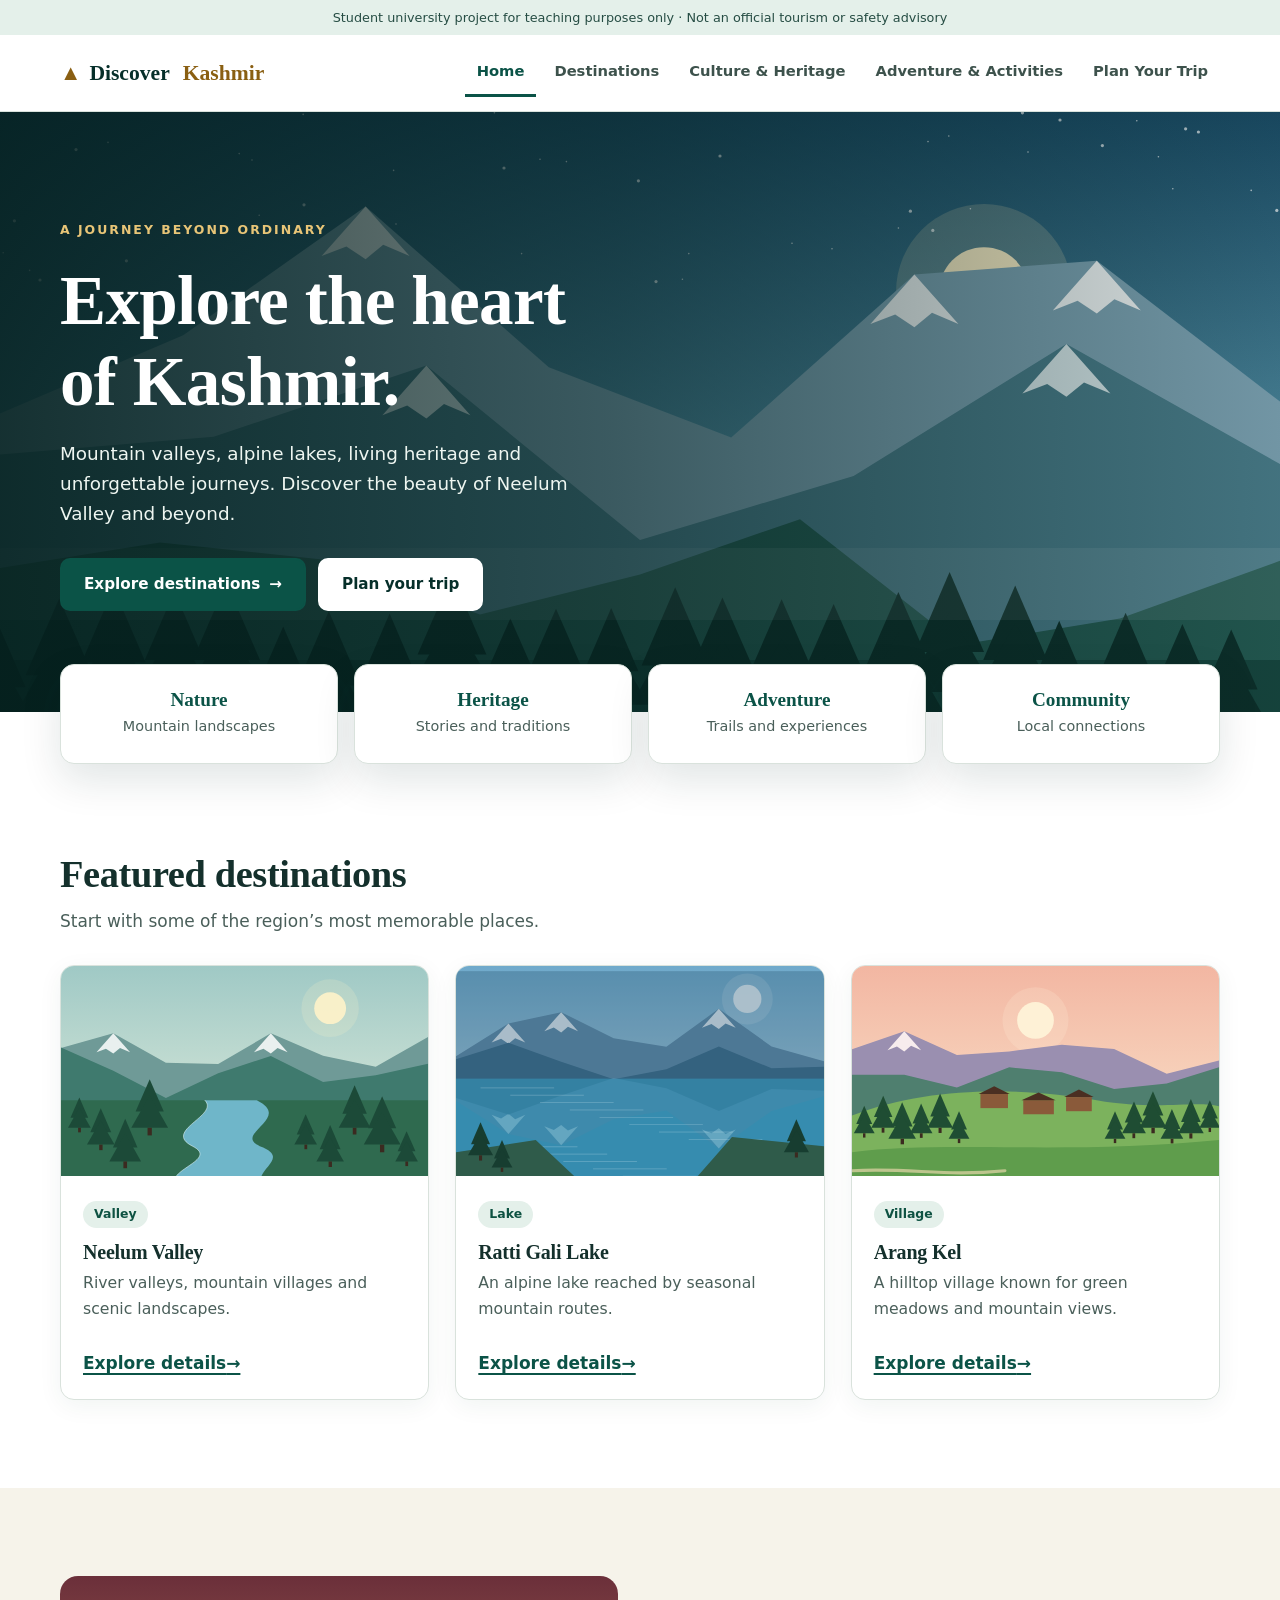
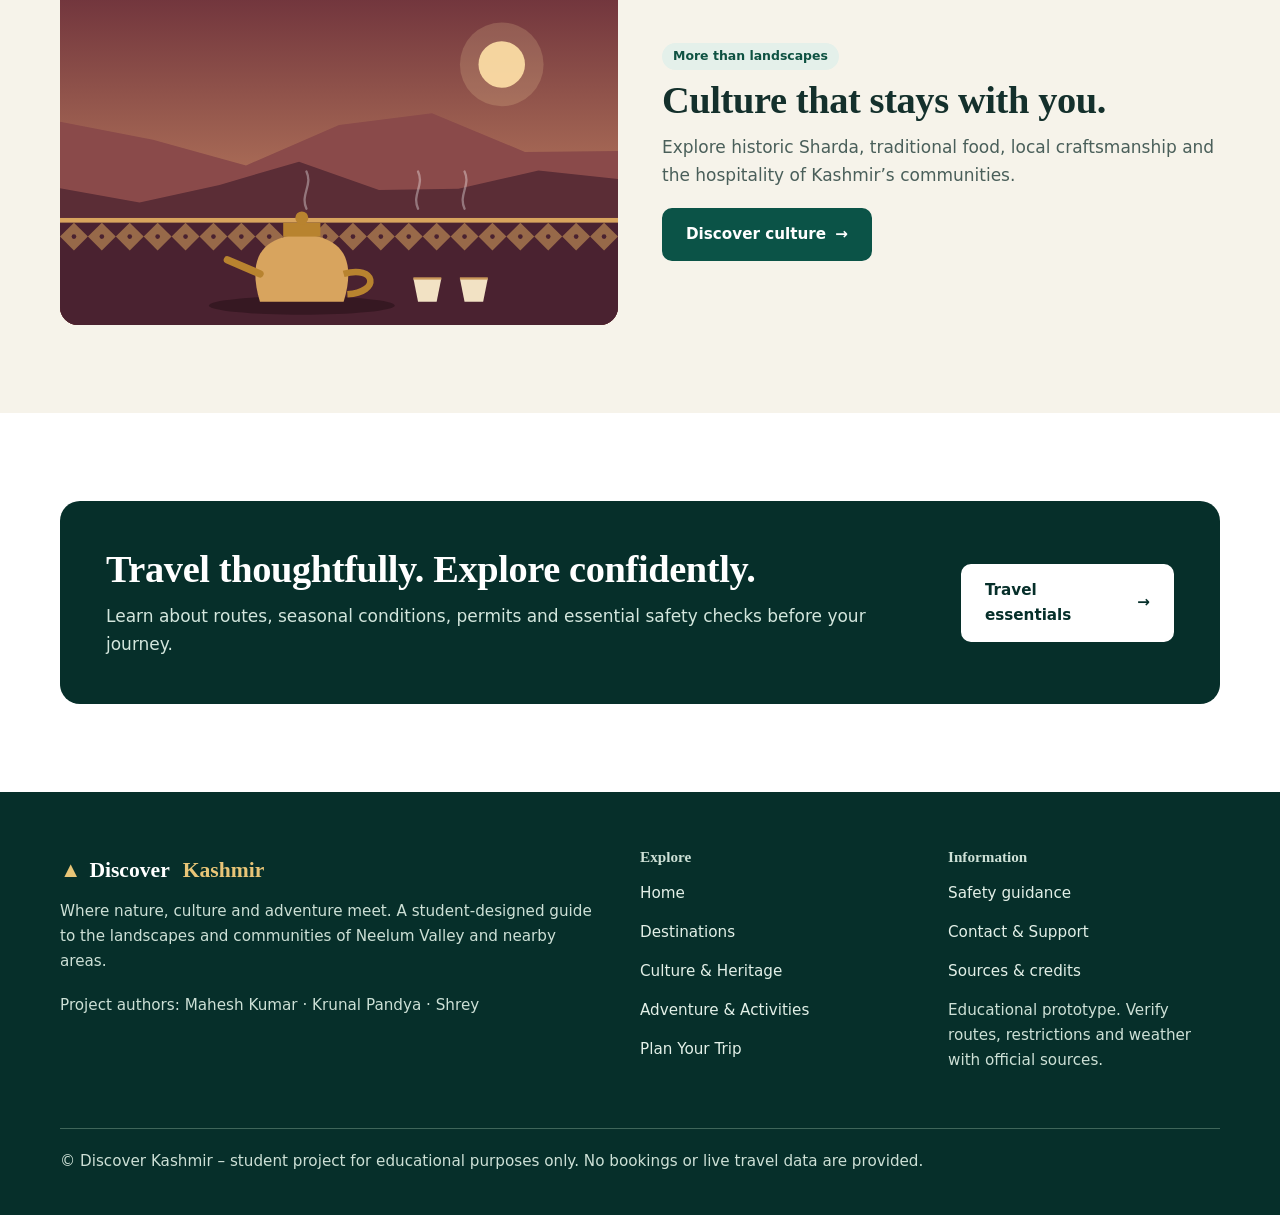
<file: Discover_Kashmir_Website/index.html>
<!doctype html><html lang="en" class="no-js"><head><meta charset="utf-8"><meta name="viewport" content="width=device-width, initial-scale=1"><meta name="description" content="Discover Kashmir: landscapes, heritage, adventure activities and travel guidance for Neelum Valley and nearby areas."><meta name="theme-color" content="#062f2a"><title>Home | Discover Kashmir</title><link rel="icon" href="assets/favicon.svg" type="image/svg+xml"><link rel="stylesheet" href="css/style.css"><script src="js/main.js" defer></script></head><body><a class="skip" href="#main">Skip to main content</a><div class="notice">Student university project for teaching purposes only · Not an official tourism or safety advisory</div><header class="header"><div class="container nav"><a class="brand" href="index.html" aria-label="Discover Kashmir, home"><span aria-hidden="true">▲</span> Discover&nbsp;<span>Kashmir</span></a><button class="menu" type="button" data-menu aria-controls="main-navigation" aria-expanded="false"><span class="menu-icon" aria-hidden="true"></span>Menu</button><nav class="navlinks" id="main-navigation" aria-label="Main" data-links><a href="index.html" aria-current="page">Home</a><a href="destinations.html">Destinations</a><a href="culture.html">Culture &amp; Heritage</a><a href="adventure.html">Adventure &amp; Activities</a><a href="plan.html">Plan Your Trip</a></nav></div></header><main id="main"><section class="hero" aria-labelledby="page-title"><div class="container"><p class="eyebrow">A journey beyond ordinary</p><h1 id="page-title">Explore the heart of Kashmir.</h1><p class="lead">Mountain valleys, alpine lakes, living heritage and unforgettable journeys. Discover the beauty of Neelum Valley and beyond.</p><div class="hero-actions"><a class="btn" href="destinations.html">Explore destinations <span aria-hidden="true">→</span></a><a class="btn alt" href="plan.html">Plan your trip</a></div></div></section><div class="container"><h2 class="sr-only">Highlights</h2><ul class="stats"><li class="stat"><strong>Nature</strong><small>Mountain landscapes</small></li><li class="stat"><strong>Heritage</strong><small>Stories and traditions</small></li><li class="stat"><strong>Adventure</strong><small>Trails and experiences</small></li><li class="stat"><strong>Community</strong><small>Local connections</small></li></ul></div><section class="section" aria-labelledby="featured"><div class="container"><div class="section-head"><h2 id="featured">Featured destinations</h2><p>Start with some of the region’s most memorable places.</p></div><div class="grid"><article class="card"><img src="assets/neelum.svg" alt="Illustrated river valley with forested slopes and snow-capped peaks, representing Neelum Valley" loading="lazy" width="1200" height="750"><div class="card-body"><span class="tag">Valley</span><h3>Neelum Valley</h3><p>River valleys, mountain villages and scenic landscapes.</p><a class="text-link" href="destinations.html#neelum">Explore details<span class="sr-only"> – Neelum Valley</span> <span aria-hidden="true">→</span></a></div></article><article class="card"><img src="assets/ratti.svg" alt="Illustrated alpine lake reflecting mountain ridges, representing Ratti Gali Lake" loading="lazy" width="1200" height="750"><div class="card-body"><span class="tag">Lake</span><h3>Ratti Gali Lake</h3><p>An alpine lake reached by seasonal mountain routes.</p><a class="text-link" href="destinations.html#ratti">Explore details<span class="sr-only"> – Ratti Gali Lake</span> <span aria-hidden="true">→</span></a></div></article><article class="card"><img src="assets/arang.svg" alt="Illustrated hilltop huts above green meadows, representing Arang Kel" loading="lazy" width="1200" height="750"><div class="card-body"><span class="tag">Village</span><h3>Arang Kel</h3><p>A hilltop village known for green meadows and mountain views.</p><a class="text-link" href="destinations.html#arang">Explore details<span class="sr-only"> – Arang Kel</span> <span aria-hidden="true">→</span></a></div></article></div></div></section><section class="section tint" aria-labelledby="culture-feature"><div class="container feature"><img src="assets/culture.svg" alt="Illustration of a kettle, cups and a woven pattern suggesting Kashmiri hospitality" loading="lazy" width="1200" height="750"><div><span class="tag">More than landscapes</span><h2 id="culture-feature">Culture that stays with you.</h2><p>Explore historic Sharda, traditional food, local craftsmanship and the hospitality of Kashmir’s communities.</p><a class="btn" href="culture.html">Discover culture <span aria-hidden="true">→</span></a></div></div></section><section class="section" aria-labelledby="essentials"><div class="container"><div class="banner"><div><h2 id="essentials">Travel thoughtfully. Explore confidently.</h2><p>Learn about routes, seasonal conditions, permits and essential safety checks before your journey.</p></div><a class="btn alt" href="plan.html">Travel essentials <span aria-hidden="true">→</span></a></div></div></section></main><footer class="footer"><div class="container"><div class="footer-grid"><div><a class="brand" href="index.html"><span aria-hidden="true">▲</span> Discover&nbsp;<span>Kashmir</span></a><p>Where nature, culture and adventure meet. A student-designed guide to the landscapes and communities of Neelum Valley and nearby areas.</p><p class="authors">Project authors: Mahesh Kumar · Krunal Pandya · Shrey</p></div><nav aria-label="Footer: pages"><p class="footer-title">Explore</p><a href="index.html">Home</a><a href="destinations.html">Destinations</a><a href="culture.html">Culture &amp; Heritage</a><a href="adventure.html">Adventure &amp; Activities</a><a href="plan.html">Plan Your Trip</a></nav><nav aria-label="Footer: information"><p class="footer-title">Information</p><a href="plan.html#safety">Safety guidance</a><a href="plan.html#contact">Contact &amp; Support</a><a href="plan.html#sources">Sources &amp; credits</a><p>Educational prototype. Verify routes, restrictions and weather with official sources.</p></nav></div><p class="fine">© Discover Kashmir – student project for educational purposes only. No bookings or live travel data are provided.</p></div></footer></body></html>
</file>
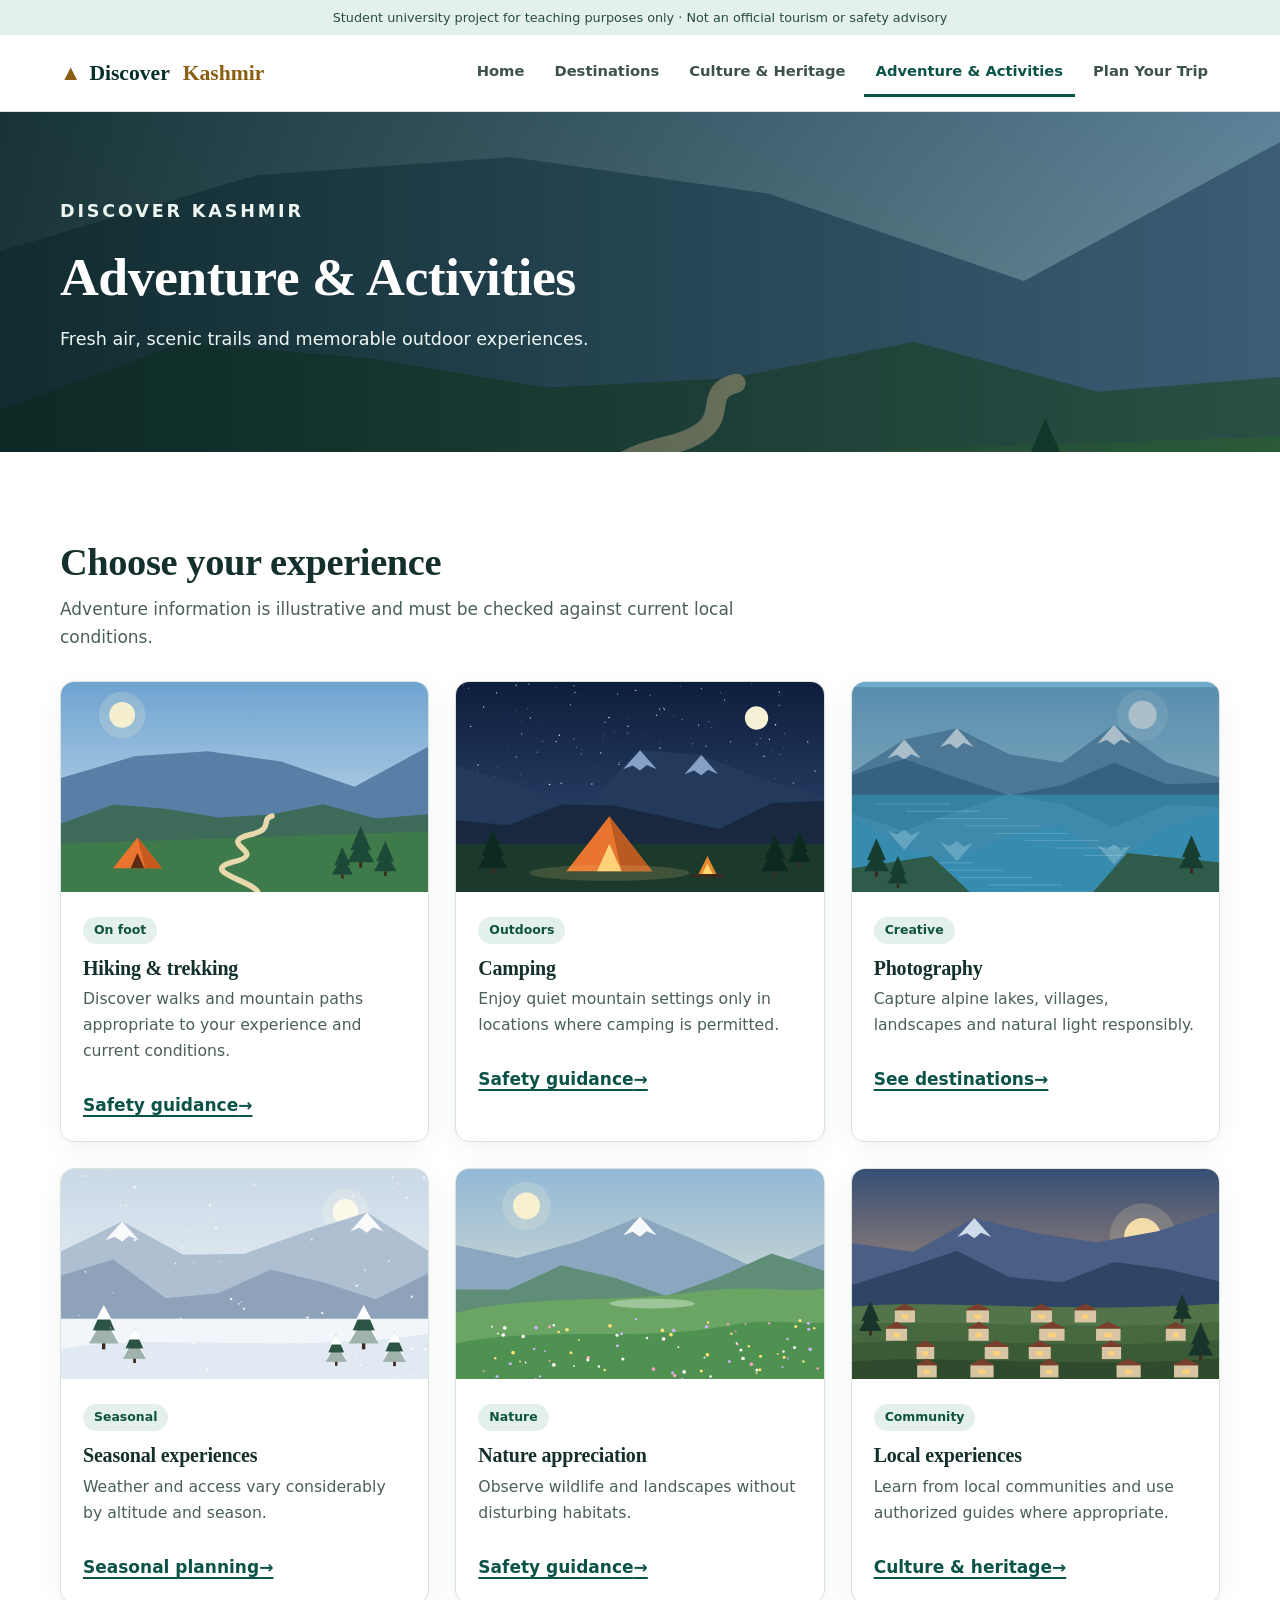
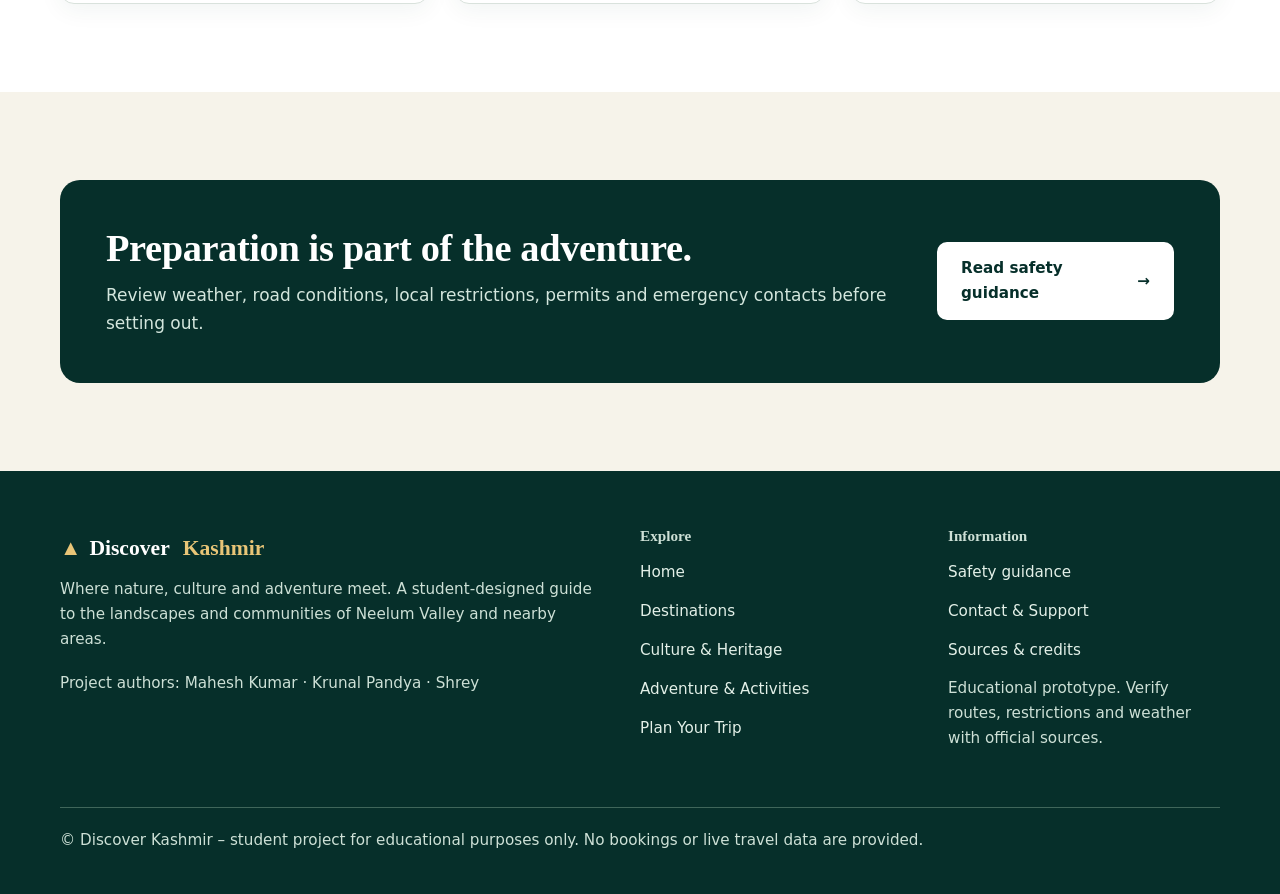
<file: Discover_Kashmir_Website/adventure.html>
<!doctype html><html lang="en" class="no-js"><head><meta charset="utf-8"><meta name="viewport" content="width=device-width, initial-scale=1"><meta name="description" content="Hiking, camping, photography and seasonal experiences in Kashmir, with preparation and safety guidance."><meta name="theme-color" content="#062f2a"><title>Adventure &amp; Activities | Discover Kashmir</title><link rel="icon" href="assets/favicon.svg" type="image/svg+xml"><link rel="stylesheet" href="css/style.css"><script src="js/main.js" defer></script></head><body><a class="skip" href="#main">Skip to main content</a><div class="notice">Student university project for teaching purposes only · Not an official tourism or safety advisory</div><header class="header"><div class="container nav"><a class="brand" href="index.html" aria-label="Discover Kashmir, home"><span aria-hidden="true">▲</span> Discover&nbsp;<span>Kashmir</span></a><button class="menu" type="button" data-menu aria-controls="main-navigation" aria-expanded="false"><span class="menu-icon" aria-hidden="true"></span>Menu</button><nav class="navlinks" id="main-navigation" aria-label="Main" data-links><a href="index.html">Home</a><a href="destinations.html">Destinations</a><a href="culture.html">Culture &amp; Heritage</a><a href="adventure.html" aria-current="page">Adventure &amp; Activities</a><a href="plan.html">Plan Your Trip</a></nav></div></header><main id="main"><section class="pagehero" style="--bg:url('../assets/adventure.svg')" aria-labelledby="page-title"><div class="container"><p class="eyebrow">Discover Kashmir</p><h1 id="page-title">Adventure &amp; Activities</h1><p>Fresh air, scenic trails and memorable outdoor experiences.</p></div></section><section class="section" aria-labelledby="choose"><div class="container"><div class="section-head"><h2 id="choose">Choose your experience</h2><p>Adventure information is illustrative and must be checked against current local conditions.</p></div><div class="grid"><article class="card"><img src="assets/adventure.svg" alt="Illustrated mountain trail leading to a tent" loading="lazy" width="1200" height="750"><div class="card-body"><span class="tag">On foot</span><h3>Hiking &amp; trekking</h3><p>Discover walks and mountain paths appropriate to your experience and current conditions.</p><a class="text-link" href="plan.html#safety">Safety guidance<span class="sr-only"> – Hiking &amp; trekking</span> <span aria-hidden="true">→</span></a></div></article><article class="card"><img src="assets/camp.svg" alt="Illustrated tent beside a campfire under mountains" loading="lazy" width="1200" height="750"><div class="card-body"><span class="tag">Outdoors</span><h3>Camping</h3><p>Enjoy quiet mountain settings only in locations where camping is permitted.</p><a class="text-link" href="plan.html#safety">Safety guidance<span class="sr-only"> – Camping</span> <span aria-hidden="true">→</span></a></div></article><article class="card"><img src="assets/ratti.svg" alt="Illustrated alpine lake reflecting mountain ridges" loading="lazy" width="1200" height="750"><div class="card-body"><span class="tag">Creative</span><h3>Photography</h3><p>Capture alpine lakes, villages, landscapes and natural light responsibly.</p><a class="text-link" href="destinations.html">See destinations<span class="sr-only"> – Photography</span> <span aria-hidden="true">→</span></a></div></article><article class="card"><img src="assets/winter.svg" alt="Illustrated snowy mountain landscape" loading="lazy" width="1200" height="750"><div class="card-body"><span class="tag">Seasonal</span><h3>Seasonal experiences</h3><p>Weather and access vary considerably by altitude and season.</p><a class="text-link" href="plan.html#season">Seasonal planning<span class="sr-only"> – Seasonal experiences</span> <span aria-hidden="true">→</span></a></div></article><article class="card"><img src="assets/baboon.svg" alt="Illustrated high meadow with pine trees" loading="lazy" width="1200" height="750"><div class="card-body"><span class="tag">Nature</span><h3>Nature appreciation</h3><p>Observe wildlife and landscapes without disturbing habitats.</p><a class="text-link" href="plan.html#safety">Safety guidance<span class="sr-only"> – Nature appreciation</span> <span aria-hidden="true">→</span></a></div></article><article class="card"><img src="assets/taobut.svg" alt="Illustrated terraced village on a mountain slope" loading="lazy" width="1200" height="750"><div class="card-body"><span class="tag">Community</span><h3>Local experiences</h3><p>Learn from local communities and use authorized guides where appropriate.</p><a class="text-link" href="culture.html">Culture &amp; heritage<span class="sr-only"> – Local experiences</span> <span aria-hidden="true">→</span></a></div></article></div></div></section><section class="section tint" aria-labelledby="prep"><div class="container"><div class="banner"><div><h2 id="prep">Preparation is part of the adventure.</h2><p>Review weather, road conditions, local restrictions, permits and emergency contacts before setting out.</p></div><a class="btn alt" href="plan.html#safety">Read safety guidance <span aria-hidden="true">→</span></a></div></div></section></main><footer class="footer"><div class="container"><div class="footer-grid"><div><a class="brand" href="index.html"><span aria-hidden="true">▲</span> Discover&nbsp;<span>Kashmir</span></a><p>Where nature, culture and adventure meet. A student-designed guide to the landscapes and communities of Neelum Valley and nearby areas.</p><p class="authors">Project authors: Mahesh Kumar · Krunal Pandya · Shrey</p></div><nav aria-label="Footer: pages"><p class="footer-title">Explore</p><a href="index.html">Home</a><a href="destinations.html">Destinations</a><a href="culture.html">Culture &amp; Heritage</a><a href="adventure.html">Adventure &amp; Activities</a><a href="plan.html">Plan Your Trip</a></nav><nav aria-label="Footer: information"><p class="footer-title">Information</p><a href="plan.html#safety">Safety guidance</a><a href="plan.html#contact">Contact &amp; Support</a><a href="plan.html#sources">Sources &amp; credits</a><p>Educational prototype. Verify routes, restrictions and weather with official sources.</p></nav></div><p class="fine">© Discover Kashmir – student project for educational purposes only. No bookings or live travel data are provided.</p></div></footer></body></html>
</file>
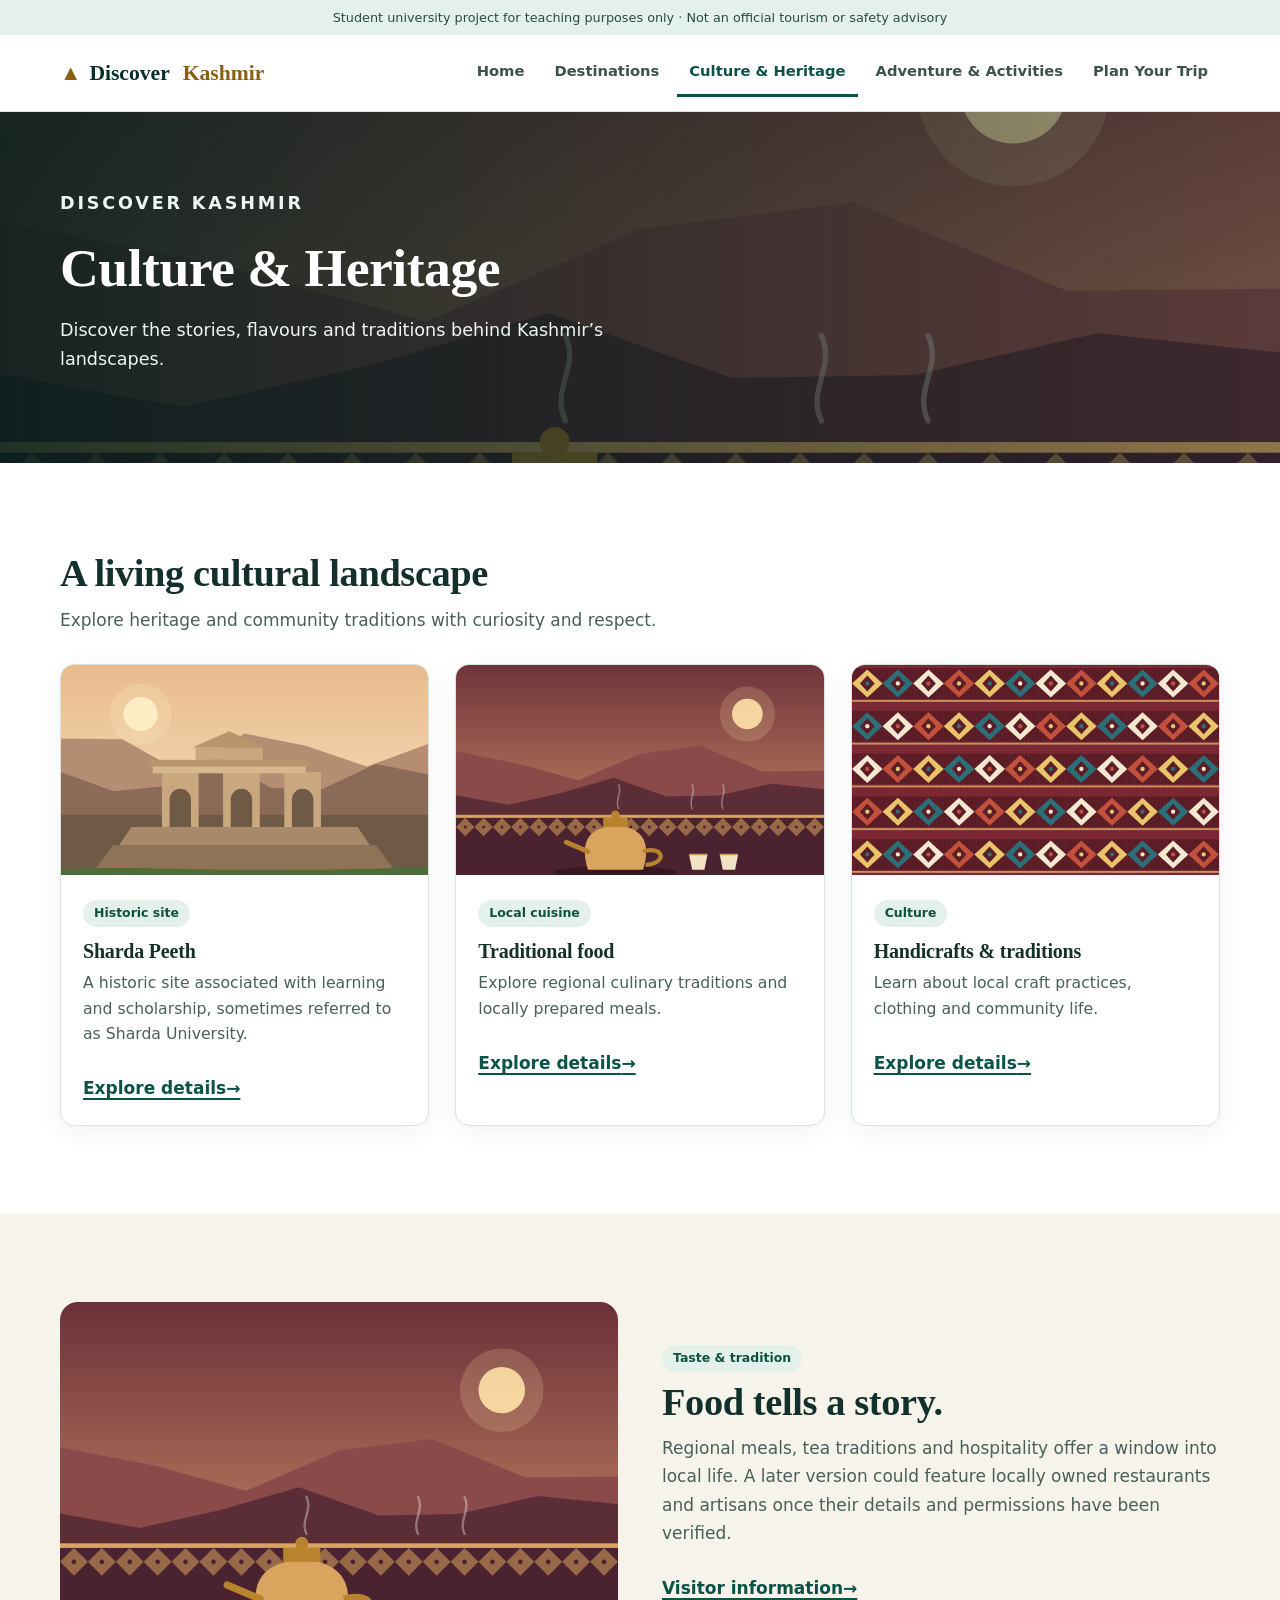
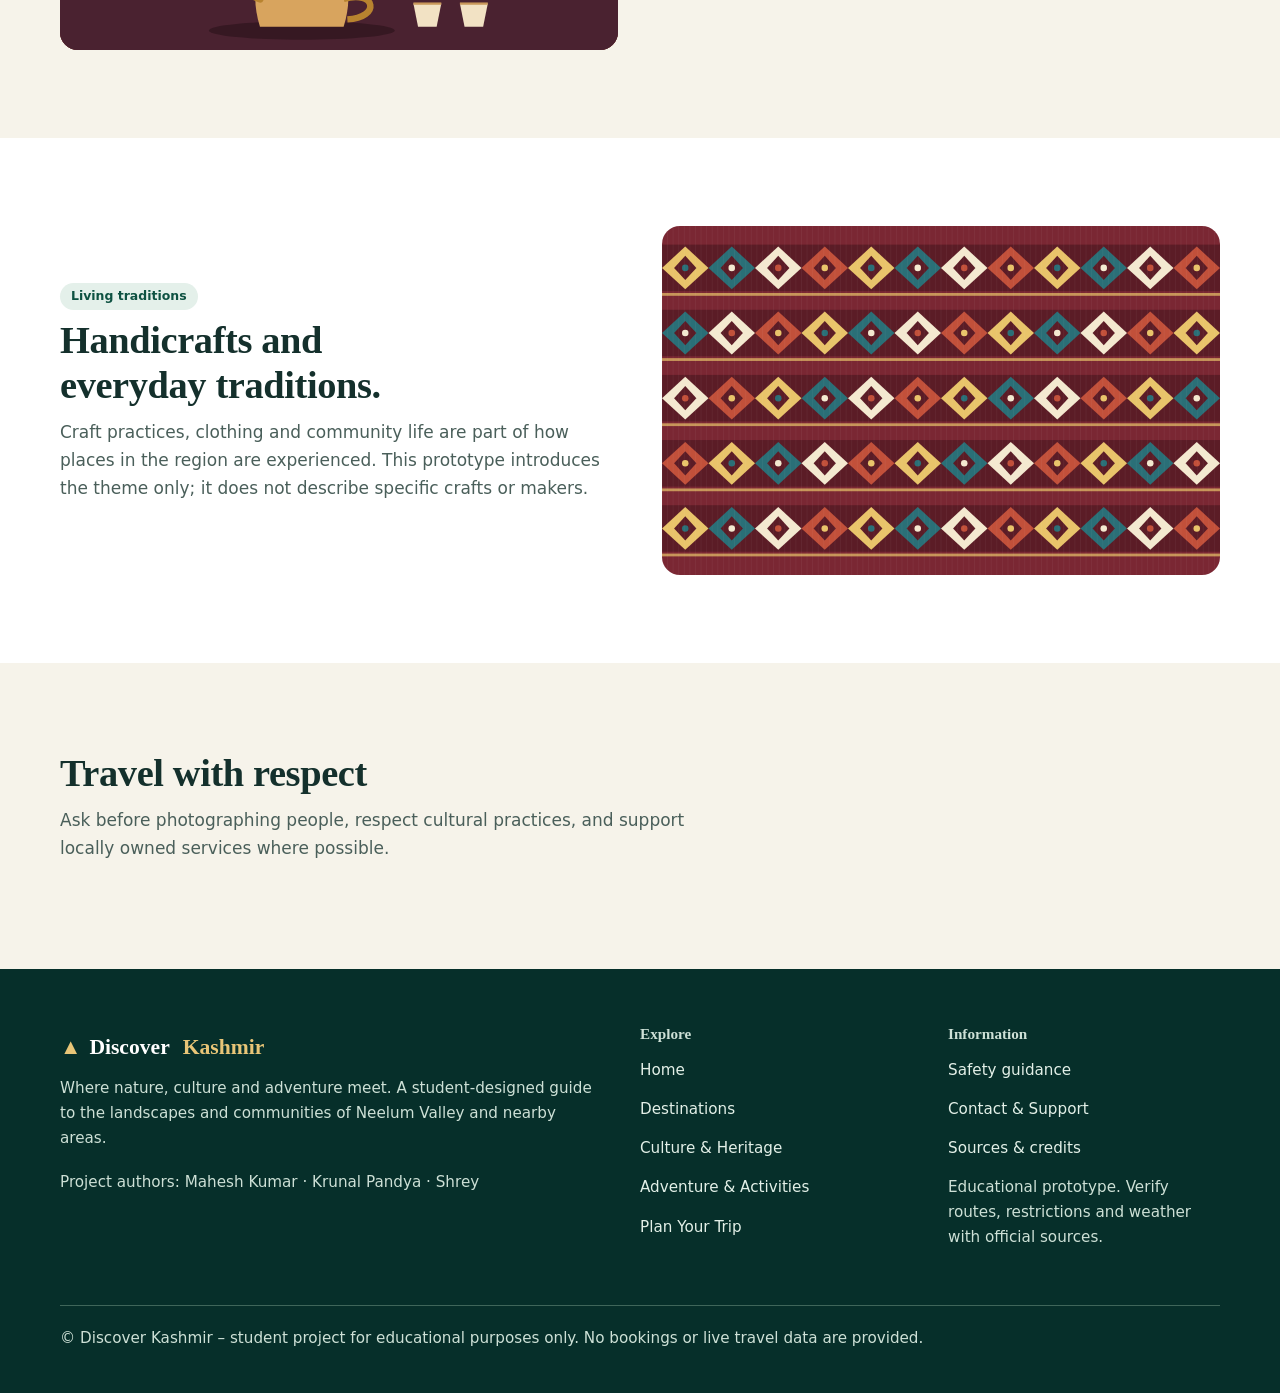
<file: Discover_Kashmir_Website/culture.html>
<!doctype html><html lang="en" class="no-js"><head><meta charset="utf-8"><meta name="viewport" content="width=device-width, initial-scale=1"><meta name="description" content="Heritage sites, traditional food, handicrafts and respectful travel in Neelum Valley and nearby areas of Kashmir."><meta name="theme-color" content="#062f2a"><title>Culture &amp; Heritage | Discover Kashmir</title><link rel="icon" href="assets/favicon.svg" type="image/svg+xml"><link rel="stylesheet" href="css/style.css"><script src="js/main.js" defer></script></head><body><a class="skip" href="#main">Skip to main content</a><div class="notice">Student university project for teaching purposes only · Not an official tourism or safety advisory</div><header class="header"><div class="container nav"><a class="brand" href="index.html" aria-label="Discover Kashmir, home"><span aria-hidden="true">▲</span> Discover&nbsp;<span>Kashmir</span></a><button class="menu" type="button" data-menu aria-controls="main-navigation" aria-expanded="false"><span class="menu-icon" aria-hidden="true"></span>Menu</button><nav class="navlinks" id="main-navigation" aria-label="Main" data-links><a href="index.html">Home</a><a href="destinations.html">Destinations</a><a href="culture.html" aria-current="page">Culture &amp; Heritage</a><a href="adventure.html">Adventure &amp; Activities</a><a href="plan.html">Plan Your Trip</a></nav></div></header><main id="main"><section class="pagehero" style="--bg:url('../assets/culture.svg')" aria-labelledby="page-title"><div class="container"><p class="eyebrow">Discover Kashmir</p><h1 id="page-title">Culture &amp; Heritage</h1><p>Discover the stories, flavours and traditions behind Kashmir’s landscapes.</p></div></section><section class="section" aria-labelledby="living"><div class="container"><div class="section-head"><h2 id="living">A living cultural landscape</h2><p>Explore heritage and community traditions with curiosity and respect.</p></div><div class="grid"><article class="card"><img src="assets/sharda.svg" alt="Illustrated sandstone arches of a historic site, representing Sharda Peeth" loading="lazy" width="1200" height="750"><div class="card-body"><span class="tag">Historic site</span><h3>Sharda Peeth</h3><p>A historic site associated with learning and scholarship, sometimes referred to as Sharda University.</p><a class="text-link" href="destinations.html#sharda">Explore details<span class="sr-only"> – Sharda Peeth</span> <span aria-hidden="true">→</span></a></div></article><article class="card"><img src="assets/culture.svg" alt="Illustration of a kettle, cups and a woven pattern, representing traditional food" loading="lazy" width="1200" height="750"><div class="card-body"><span class="tag">Local cuisine</span><h3>Traditional food</h3><p>Explore regional culinary traditions and locally prepared meals.</p><a class="text-link" href="#food">Explore details<span class="sr-only"> – Traditional food</span> <span aria-hidden="true">→</span></a></div></article><article class="card"><img src="assets/crafts.svg" alt="Illustration of woven textile patterns, representing handicrafts and traditions" loading="lazy" width="1200" height="750"><div class="card-body"><span class="tag">Culture</span><h3>Handicrafts &amp; traditions</h3><p>Learn about local craft practices, clothing and community life.</p><a class="text-link" href="#crafts">Explore details<span class="sr-only"> – Handicrafts &amp; traditions</span> <span aria-hidden="true">→</span></a></div></article></div></div></section><section class="section tint" id="food" aria-labelledby="food-title"><div class="container feature"><img src="assets/culture.svg" alt="Illustration of a kettle, cups and a woven pattern suggesting shared meals and tea" loading="lazy" width="1200" height="750"><div><span class="tag">Taste &amp; tradition</span><h2 id="food-title">Food tells a story.</h2><p>Regional meals, tea traditions and hospitality offer a window into local life. A later version could feature locally owned restaurants and artisans once their details and permissions have been verified.</p><a class="text-link" href="plan.html#stay">Visitor information <span aria-hidden="true">→</span></a></div></div></section><section class="section" id="crafts" aria-labelledby="crafts-title"><div class="container feature"><div><span class="tag">Living traditions</span><h2 id="crafts-title">Handicrafts and everyday traditions.</h2><p>Craft practices, clothing and community life are part of how places in the region are experienced. This prototype introduces the theme only; it does not describe specific crafts or makers.</p></div><img src="assets/crafts.svg" alt="Illustration of woven textile patterns in green, gold and cream" loading="lazy" width="1200" height="750"></div></section><section class="section tint" id="respect" aria-labelledby="respect-title"><div class="container"><h2 id="respect-title">Travel with respect</h2><p class="intro">Ask before photographing people, respect cultural practices, and support locally owned services where possible.</p></div></section></main><footer class="footer"><div class="container"><div class="footer-grid"><div><a class="brand" href="index.html"><span aria-hidden="true">▲</span> Discover&nbsp;<span>Kashmir</span></a><p>Where nature, culture and adventure meet. A student-designed guide to the landscapes and communities of Neelum Valley and nearby areas.</p><p class="authors">Project authors: Mahesh Kumar · Krunal Pandya · Shrey</p></div><nav aria-label="Footer: pages"><p class="footer-title">Explore</p><a href="index.html">Home</a><a href="destinations.html">Destinations</a><a href="culture.html">Culture &amp; Heritage</a><a href="adventure.html">Adventure &amp; Activities</a><a href="plan.html">Plan Your Trip</a></nav><nav aria-label="Footer: information"><p class="footer-title">Information</p><a href="plan.html#safety">Safety guidance</a><a href="plan.html#contact">Contact &amp; Support</a><a href="plan.html#sources">Sources &amp; credits</a><p>Educational prototype. Verify routes, restrictions and weather with official sources.</p></nav></div><p class="fine">© Discover Kashmir – student project for educational purposes only. No bookings or live travel data are provided.</p></div></footer></body></html>
</file>
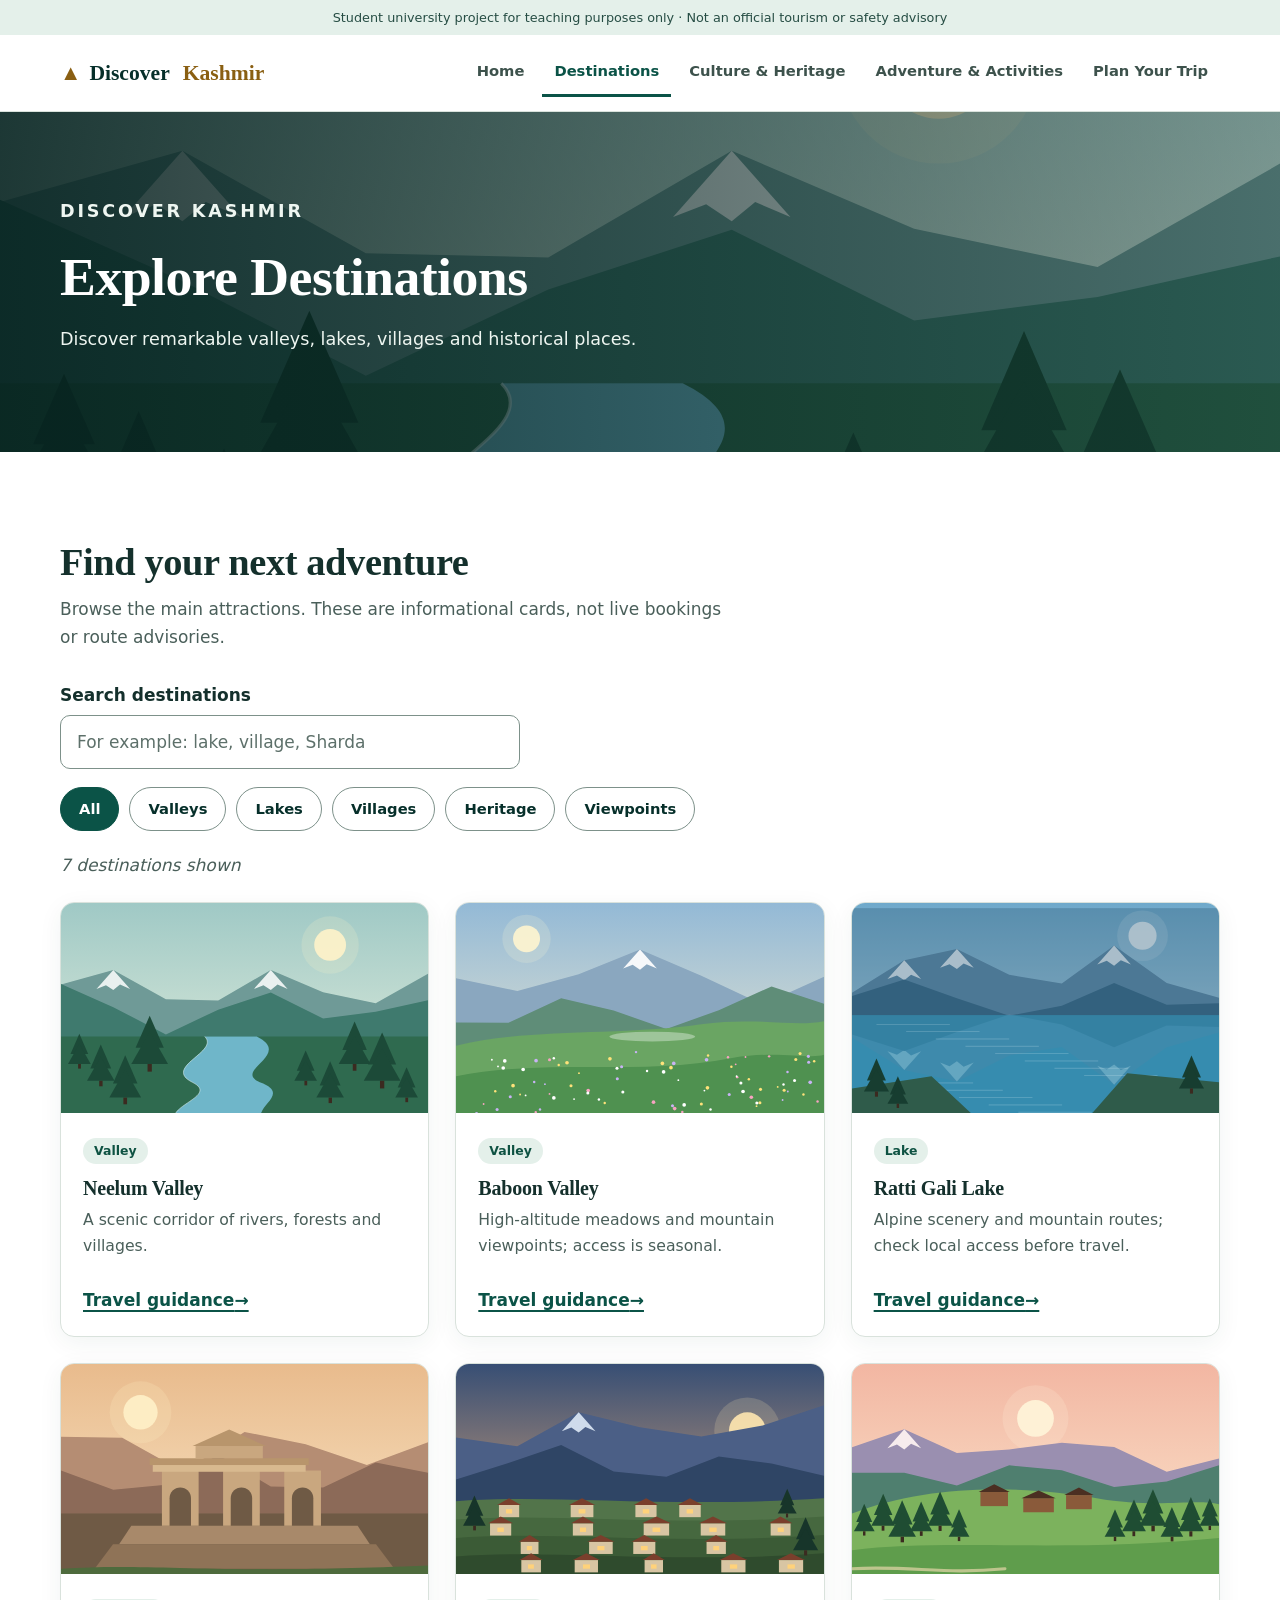
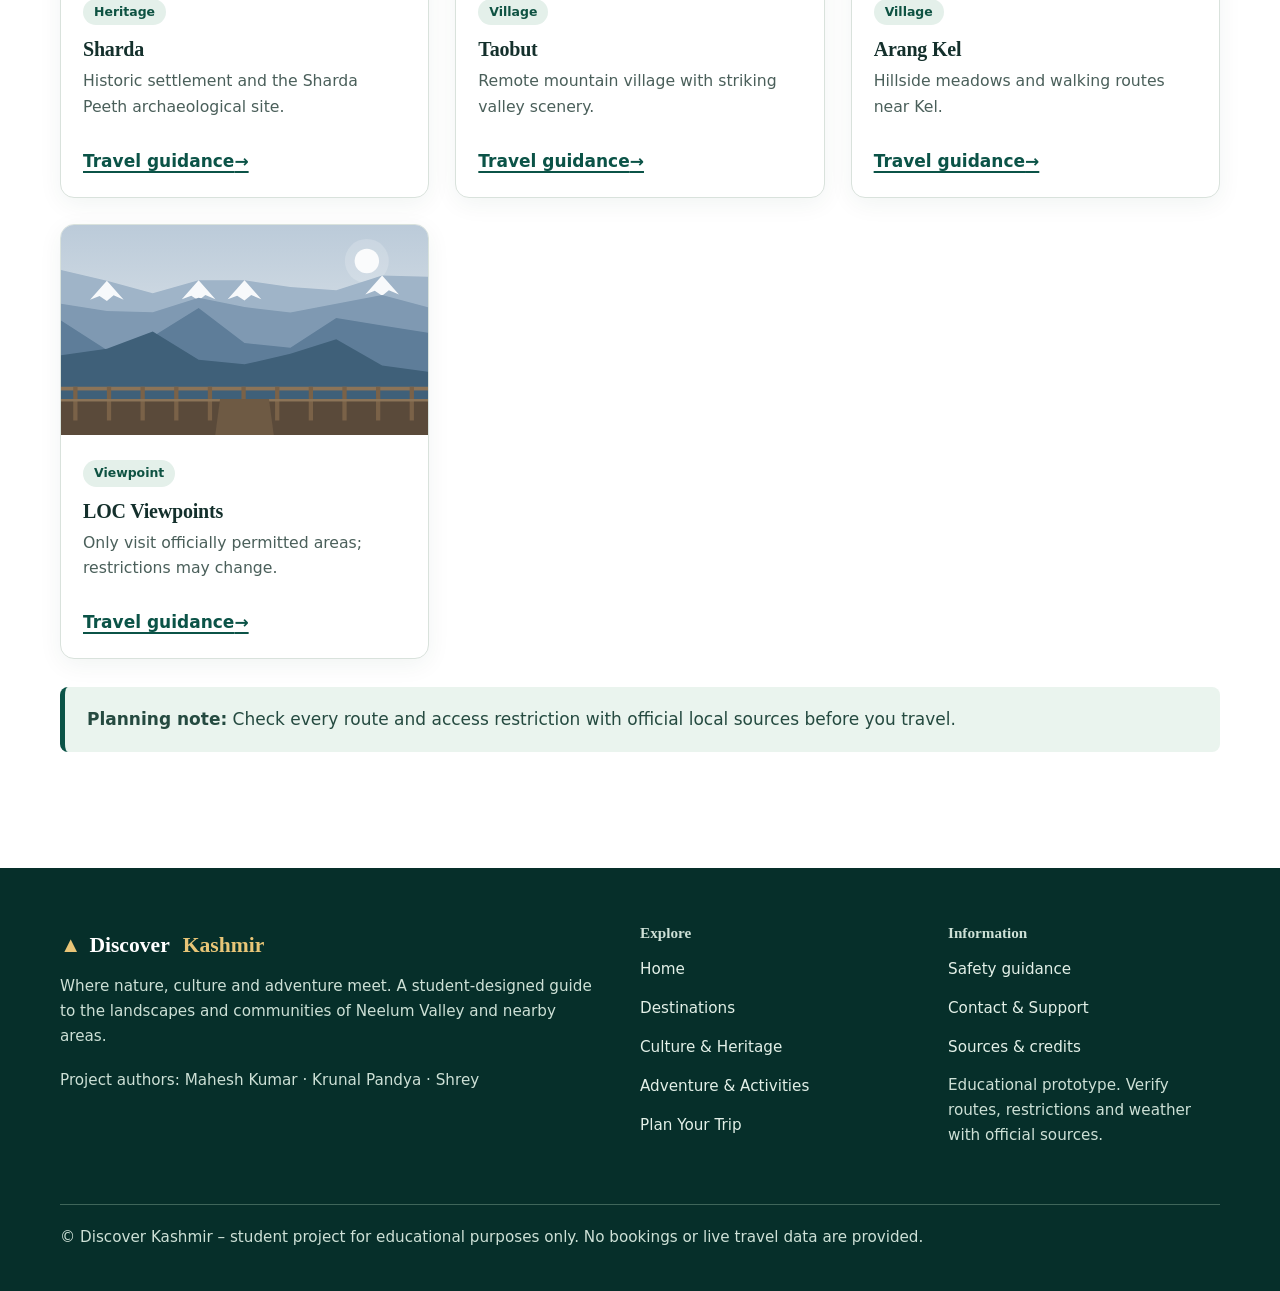
<file: Discover_Kashmir_Website/destinations.html>
<!doctype html><html lang="en" class="no-js"><head><meta charset="utf-8"><meta name="viewport" content="width=device-width, initial-scale=1"><meta name="description" content="Browse valleys, lakes, villages, heritage sites and viewpoints in Neelum Valley and nearby areas, with search and category filters."><meta name="theme-color" content="#062f2a"><title>Destinations | Discover Kashmir</title><link rel="icon" href="assets/favicon.svg" type="image/svg+xml"><link rel="stylesheet" href="css/style.css"><script src="js/main.js" defer></script></head><body><a class="skip" href="#main">Skip to main content</a><div class="notice">Student university project for teaching purposes only · Not an official tourism or safety advisory</div><header class="header"><div class="container nav"><a class="brand" href="index.html" aria-label="Discover Kashmir, home"><span aria-hidden="true">▲</span> Discover&nbsp;<span>Kashmir</span></a><button class="menu" type="button" data-menu aria-controls="main-navigation" aria-expanded="false"><span class="menu-icon" aria-hidden="true"></span>Menu</button><nav class="navlinks" id="main-navigation" aria-label="Main" data-links><a href="index.html">Home</a><a href="destinations.html" aria-current="page">Destinations</a><a href="culture.html">Culture &amp; Heritage</a><a href="adventure.html">Adventure &amp; Activities</a><a href="plan.html">Plan Your Trip</a></nav></div></header><main id="main"><section class="pagehero" style="--bg:url('../assets/neelum.svg')" aria-labelledby="page-title"><div class="container"><p class="eyebrow">Discover Kashmir</p><h1 id="page-title">Explore Destinations</h1><p>Discover remarkable valleys, lakes, villages and historical places.</p></div></section><section class="section" aria-labelledby="browse"><div class="container"><div class="section-head"><h2 id="browse">Find your next adventure</h2><p>Browse the main attractions. These are informational cards, not live bookings or route advisories.</p></div><div class="searchline" data-enhanced><label for="destination-search">Search destinations</label><input id="destination-search" type="search" placeholder="For example: lake, village, Sharda" autocomplete="off" data-search></div><div class="filterbar" role="group" aria-label="Filter by category" data-enhanced><button class="chip" type="button" data-filter="all" aria-pressed="true">All</button><button class="chip" type="button" data-filter="Valley" aria-pressed="false">Valleys</button><button class="chip" type="button" data-filter="Lake" aria-pressed="false">Lakes</button><button class="chip" type="button" data-filter="Village" aria-pressed="false">Villages</button><button class="chip" type="button" data-filter="Heritage" aria-pressed="false">Heritage</button><button class="chip" type="button" data-filter="Viewpoint" aria-pressed="false">Viewpoints</button></div><p class="status" role="status" aria-live="polite" data-results data-enhanced></p><div class="grid"><article class="card" id="neelum" data-category="Valley"><img src="assets/neelum.svg" alt="Illustrated river valley with forested slopes and snow-capped peaks, representing Neelum Valley" loading="lazy" width="1200" height="750"><div class="card-body"><span class="tag">Valley</span><h3>Neelum Valley</h3><p>A scenic corridor of rivers, forests and villages.</p><a class="text-link" href="plan.html#safety">Travel guidance<span class="sr-only"> – Neelum Valley</span> <span aria-hidden="true">→</span></a></div></article><article class="card" id="baboon" data-category="Valley"><img src="assets/baboon.svg" alt="Illustrated high meadow with pine trees below distant peaks, representing Baboon Valley" loading="lazy" width="1200" height="750"><div class="card-body"><span class="tag">Valley</span><h3>Baboon Valley</h3><p>High-altitude meadows and mountain viewpoints; access is seasonal.</p><a class="text-link" href="plan.html#safety">Travel guidance<span class="sr-only"> – Baboon Valley</span> <span aria-hidden="true">→</span></a></div></article><article class="card" id="ratti" data-category="Lake"><img src="assets/ratti.svg" alt="Illustrated alpine lake reflecting mountain ridges, representing Ratti Gali Lake" loading="lazy" width="1200" height="750"><div class="card-body"><span class="tag">Lake</span><h3>Ratti Gali Lake</h3><p>Alpine scenery and mountain routes; check local access before travel.</p><a class="text-link" href="plan.html#safety">Travel guidance<span class="sr-only"> – Ratti Gali Lake</span> <span aria-hidden="true">→</span></a></div></article><article class="card" id="sharda" data-category="Heritage"><img src="assets/sharda.svg" alt="Illustrated sandstone arches of a historic site, representing Sharda" loading="lazy" width="1200" height="750"><div class="card-body"><span class="tag">Heritage</span><h3>Sharda</h3><p>Historic settlement and the Sharda Peeth archaeological site.</p><a class="text-link" href="plan.html#safety">Travel guidance<span class="sr-only"> – Sharda</span> <span aria-hidden="true">→</span></a></div></article><article class="card" id="taobut" data-category="Village"><img src="assets/taobut.svg" alt="Illustrated terraced village on a mountain slope, representing Taobut" loading="lazy" width="1200" height="750"><div class="card-body"><span class="tag">Village</span><h3>Taobut</h3><p>Remote mountain village with striking valley scenery.</p><a class="text-link" href="plan.html#safety">Travel guidance<span class="sr-only"> – Taobut</span> <span aria-hidden="true">→</span></a></div></article><article class="card" id="arang" data-category="Village"><img src="assets/arang.svg" alt="Illustrated hilltop huts above green meadows, representing Arang Kel" loading="lazy" width="1200" height="750"><div class="card-body"><span class="tag">Village</span><h3>Arang Kel</h3><p>Hillside meadows and walking routes near Kel.</p><a class="text-link" href="plan.html#safety">Travel guidance<span class="sr-only"> – Arang Kel</span> <span aria-hidden="true">→</span></a></div></article><article class="card" id="loc" data-category="Viewpoint"><img src="assets/loc.svg" alt="Illustrated viewpoint railing overlooking a valley, representing LOC Viewpoints" loading="lazy" width="1200" height="750"><div class="card-body"><span class="tag">Viewpoint</span><h3>LOC Viewpoints</h3><p>Only visit officially permitted areas; restrictions may change.</p><a class="text-link" href="plan.html#safety">Travel guidance<span class="sr-only"> – LOC Viewpoints</span> <span aria-hidden="true">→</span></a></div></article></div><p class="info"><strong>Planning note:</strong> Check every route and access restriction with official local sources before you travel.</p></div></section></main><footer class="footer"><div class="container"><div class="footer-grid"><div><a class="brand" href="index.html"><span aria-hidden="true">▲</span> Discover&nbsp;<span>Kashmir</span></a><p>Where nature, culture and adventure meet. A student-designed guide to the landscapes and communities of Neelum Valley and nearby areas.</p><p class="authors">Project authors: Mahesh Kumar · Krunal Pandya · Shrey</p></div><nav aria-label="Footer: pages"><p class="footer-title">Explore</p><a href="index.html">Home</a><a href="destinations.html">Destinations</a><a href="culture.html">Culture &amp; Heritage</a><a href="adventure.html">Adventure &amp; Activities</a><a href="plan.html">Plan Your Trip</a></nav><nav aria-label="Footer: information"><p class="footer-title">Information</p><a href="plan.html#safety">Safety guidance</a><a href="plan.html#contact">Contact &amp; Support</a><a href="plan.html#sources">Sources &amp; credits</a><p>Educational prototype. Verify routes, restrictions and weather with official sources.</p></nav></div><p class="fine">© Discover Kashmir – student project for educational purposes only. No bookings or live travel data are provided.</p></div></footer></body></html>
</file>
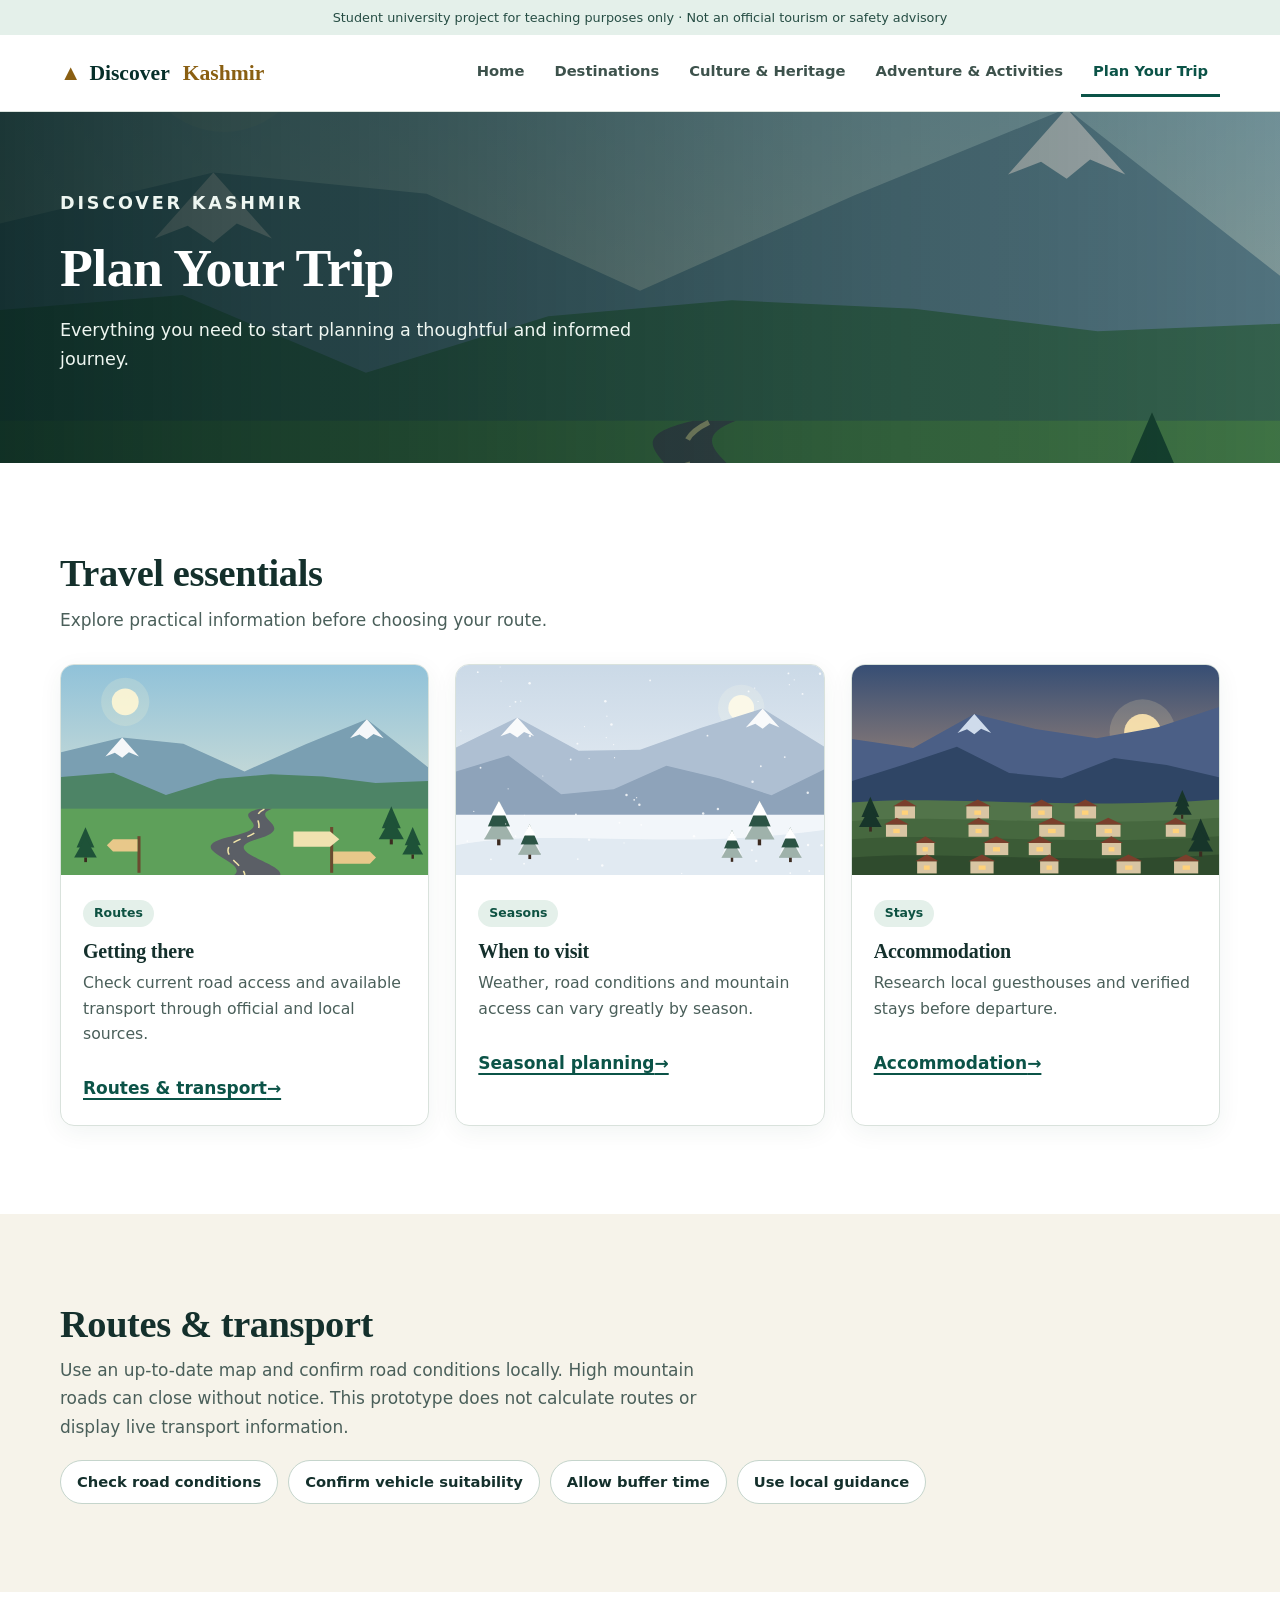
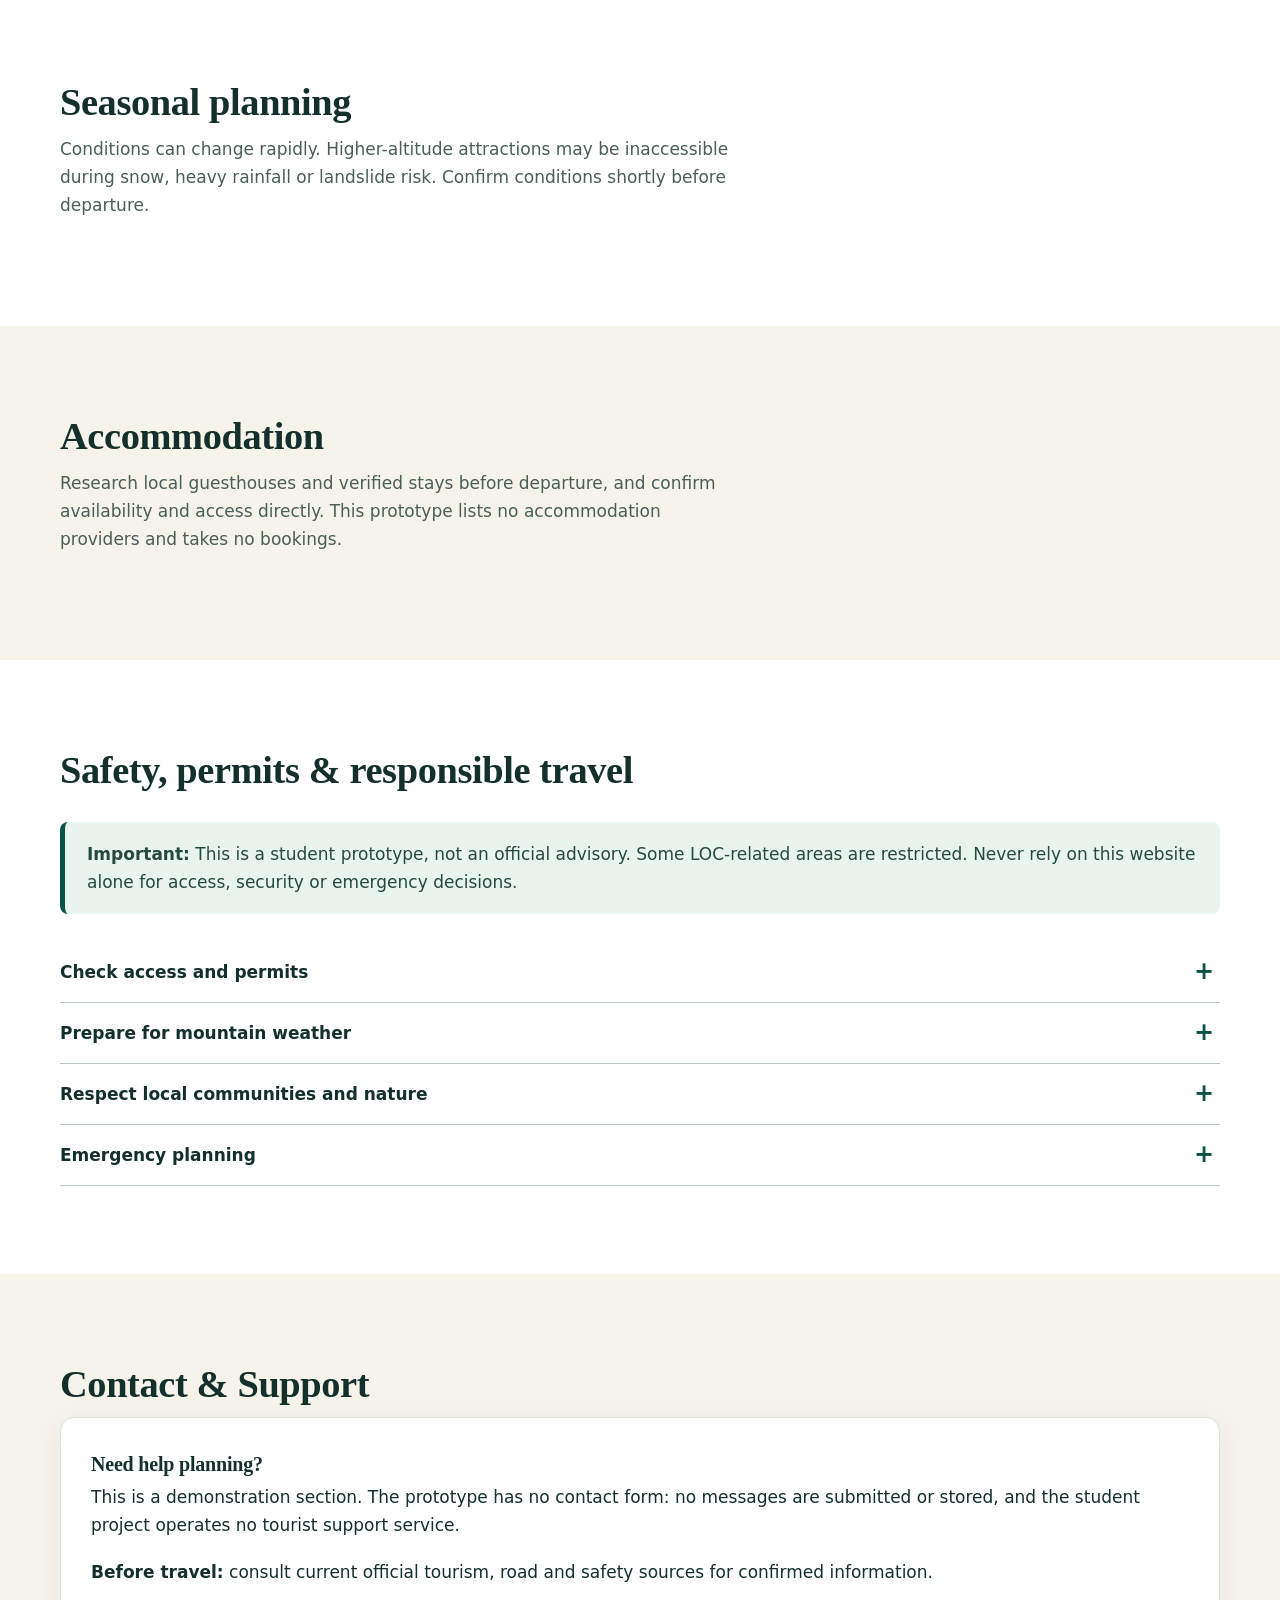
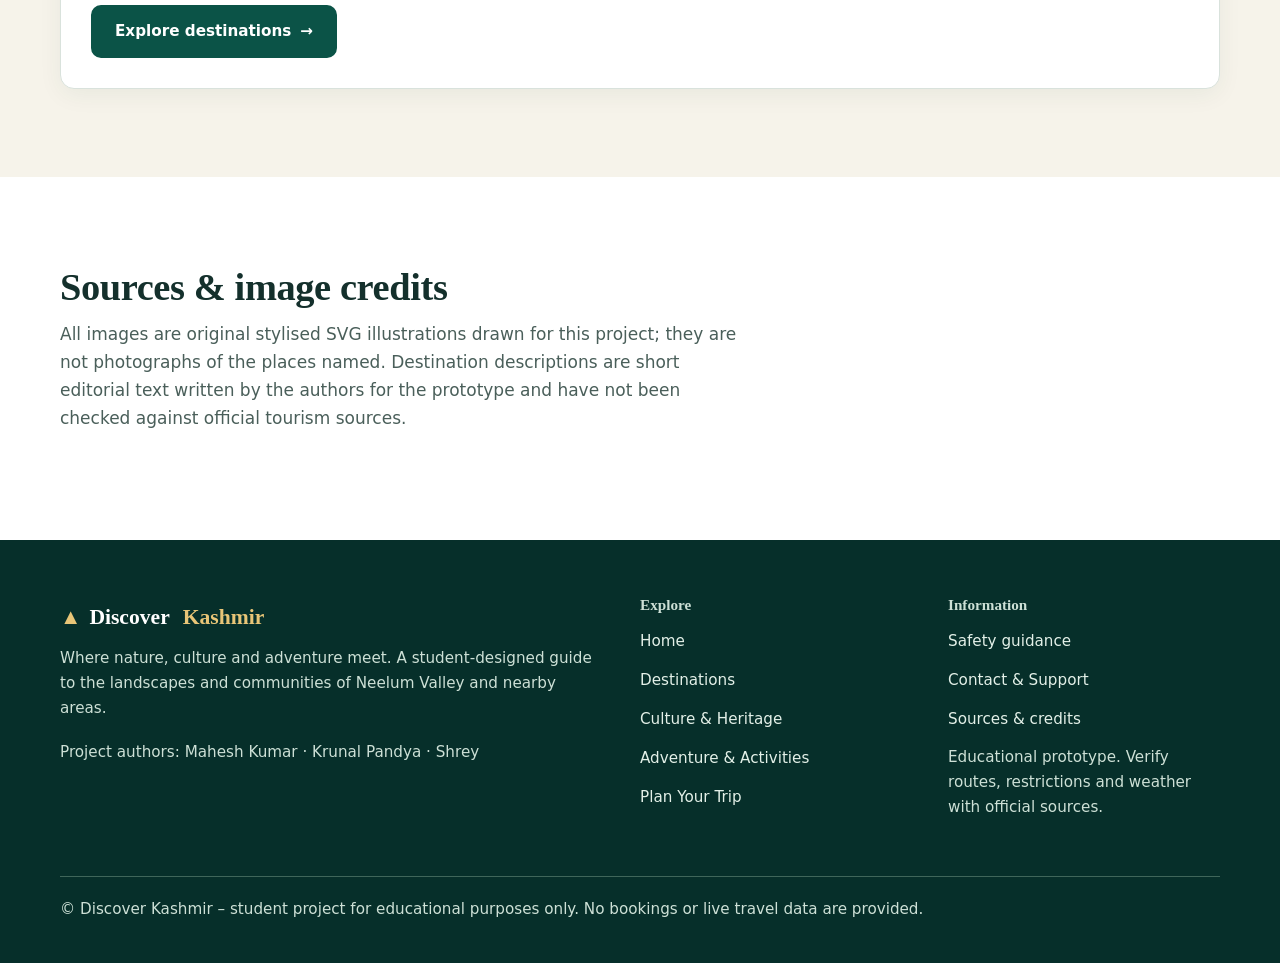
<file: Discover_Kashmir_Website/plan.html>
<!doctype html><html lang="en" class="no-js"><head><meta charset="utf-8"><meta name="viewport" content="width=device-width, initial-scale=1"><meta name="description" content="Routes, seasons, accommodation, safety guidance and contact information for planning a trip to Neelum Valley."><meta name="theme-color" content="#062f2a"><title>Plan Your Trip | Discover Kashmir</title><link rel="icon" href="assets/favicon.svg" type="image/svg+xml"><link rel="stylesheet" href="css/style.css"><script src="js/main.js" defer></script></head><body><a class="skip" href="#main">Skip to main content</a><div class="notice">Student university project for teaching purposes only · Not an official tourism or safety advisory</div><header class="header"><div class="container nav"><a class="brand" href="index.html" aria-label="Discover Kashmir, home"><span aria-hidden="true">▲</span> Discover&nbsp;<span>Kashmir</span></a><button class="menu" type="button" data-menu aria-controls="main-navigation" aria-expanded="false"><span class="menu-icon" aria-hidden="true"></span>Menu</button><nav class="navlinks" id="main-navigation" aria-label="Main" data-links><a href="index.html">Home</a><a href="destinations.html">Destinations</a><a href="culture.html">Culture &amp; Heritage</a><a href="adventure.html">Adventure &amp; Activities</a><a href="plan.html" aria-current="page">Plan Your Trip</a></nav></div></header><main id="main"><section class="pagehero" style="--bg:url('../assets/plan.svg')" aria-labelledby="page-title"><div class="container"><p class="eyebrow">Discover Kashmir</p><h1 id="page-title">Plan Your Trip</h1><p>Everything you need to start planning a thoughtful and informed journey.</p></div></section><section class="section" aria-labelledby="essentials-h"><div class="container"><div class="section-head"><h2 id="essentials-h">Travel essentials</h2><p>Explore practical information before choosing your route.</p></div><div class="grid"><article class="card"><img src="assets/plan.svg" alt="Illustrated winding road with signposts" loading="lazy" width="1200" height="750"><div class="card-body"><span class="tag">Routes</span><h3>Getting there</h3><p>Check current road access and available transport through official and local sources.</p><a class="text-link" href="#routes">Routes &amp; transport<span class="sr-only"> – Getting there</span> <span aria-hidden="true">→</span></a></div></article><article class="card"><img src="assets/winter.svg" alt="Illustrated snowy mountain landscape" loading="lazy" width="1200" height="750"><div class="card-body"><span class="tag">Seasons</span><h3>When to visit</h3><p>Weather, road conditions and mountain access can vary greatly by season.</p><a class="text-link" href="#season">Seasonal planning<span class="sr-only"> – When to visit</span> <span aria-hidden="true">→</span></a></div></article><article class="card"><img src="assets/taobut.svg" alt="Illustrated terraced village on a mountain slope" loading="lazy" width="1200" height="750"><div class="card-body"><span class="tag">Stays</span><h3>Accommodation</h3><p>Research local guesthouses and verified stays before departure.</p><a class="text-link" href="#stay">Accommodation<span class="sr-only"> – Accommodation</span> <span aria-hidden="true">→</span></a></div></article></div></div></section><section class="section tint" id="routes" aria-labelledby="routes-h"><div class="container"><h2 id="routes-h">Routes &amp; transport</h2><p class="intro">Use an up-to-date map and confirm road conditions locally. High mountain roads can close without notice. This prototype does not calculate routes or display live transport information.</p><ul class="pill-list"><li>Check road conditions</li><li>Confirm vehicle suitability</li><li>Allow buffer time</li><li>Use local guidance</li></ul></div></section><section class="section" id="season" aria-labelledby="season-h"><div class="container"><h2 id="season-h">Seasonal planning</h2><p class="intro">Conditions can change rapidly. Higher-altitude attractions may be inaccessible during snow, heavy rainfall or landslide risk. Confirm conditions shortly before departure.</p></div></section><section class="section tint" id="stay" aria-labelledby="stay-h"><div class="container"><h2 id="stay-h">Accommodation</h2><p class="intro">Research local guesthouses and verified stays before departure, and confirm availability and access directly. This prototype lists no accommodation providers and takes no bookings.</p></div></section><section class="section" id="safety" aria-labelledby="safety-h"><div class="container"><h2 id="safety-h">Safety, permits &amp; responsible travel</h2><p class="info"><strong>Important:</strong> This is a student prototype, not an official advisory. Some LOC-related areas are restricted. Never rely on this website alone for access, security or emergency decisions.</p><details class="accordion"><summary>Check access and permits</summary><p>Verify any required permissions and restrictions with relevant local authorities before visiting remote or border-adjacent areas.</p></details><details class="accordion"><summary>Prepare for mountain weather</summary><p>Review forecasts and local road updates; pack appropriate layers, water, essential medicines and emergency supplies.</p></details><details class="accordion"><summary>Respect local communities and nature</summary><p>Use authorized paths, avoid littering, ask permission before photographing people, and follow local guidance.</p></details><details class="accordion"><summary>Emergency planning</summary><p>Before departure, record verified emergency numbers and your accommodation contact. Do not assume mobile coverage is available everywhere.</p></details></div></section><section class="section tint" id="contact" aria-labelledby="contact-h"><div class="container"><h2 id="contact-h">Contact &amp; Support</h2><div class="contact"><h3>Need help planning?</h3><p>This is a demonstration section. The prototype has no contact form: no messages are submitted or stored, and the student project operates no tourist support service.</p><p><strong>Before travel:</strong> consult current official tourism, road and safety sources for confirmed information.</p><a class="btn" href="destinations.html">Explore destinations <span aria-hidden="true">→</span></a></div></div></section><section class="section" id="sources" aria-labelledby="sources-h"><div class="container"><h2 id="sources-h">Sources &amp; image credits</h2><p class="intro">All images are original stylised SVG illustrations drawn for this project; they are not photographs of the places named. Destination descriptions are short editorial text written by the authors for the prototype and have not been checked against official tourism sources.</p></div></section></main><footer class="footer"><div class="container"><div class="footer-grid"><div><a class="brand" href="index.html"><span aria-hidden="true">▲</span> Discover&nbsp;<span>Kashmir</span></a><p>Where nature, culture and adventure meet. A student-designed guide to the landscapes and communities of Neelum Valley and nearby areas.</p><p class="authors">Project authors: Mahesh Kumar · Krunal Pandya · Shrey</p></div><nav aria-label="Footer: pages"><p class="footer-title">Explore</p><a href="index.html">Home</a><a href="destinations.html">Destinations</a><a href="culture.html">Culture &amp; Heritage</a><a href="adventure.html">Adventure &amp; Activities</a><a href="plan.html">Plan Your Trip</a></nav><nav aria-label="Footer: information"><p class="footer-title">Information</p><a href="plan.html#safety">Safety guidance</a><a href="plan.html#contact">Contact &amp; Support</a><a href="plan.html#sources">Sources &amp; credits</a><p>Educational prototype. Verify routes, restrictions and weather with official sources.</p></nav></div><p class="fine">© Discover Kashmir – student project for educational purposes only. No bookings or live travel data are provided.</p></div></footer></body></html>
</file>
<file: Discover_Kashmir_Website/css/style.css>
/* Discover Kashmir – shared stylesheet
   Breakpoints: tablet <= 900px, mobile <= 700px.
   System fonts only (no external requests). */

:root {
  --ink: #14302c;
  --muted: #4a5f5a;
  --forest: #0b5347;
  --deep: #062f2a;
  --mint: #e4f0ea;
  --cream: #f6f3ea;
  --sand: #8a5f12;
  --gold: #e8c577;
  --border: #d9e2dc;
  --focus: #b86e00;
  --radius: 14px;
  --shadow: 0 16px 40px rgba(10, 45, 38, .12);
  --serif: Georgia, "Iowan Old Style", "Palatino Linotype", "Times New Roman", serif;
  --sans: system-ui, -apple-system, "Segoe UI", Roboto, "Helvetica Neue", Arial, sans-serif;
}

*, *::before, *::after { box-sizing: border-box; }
html { scroll-behavior: smooth; scroll-padding-top: 96px; }
body { margin: 0; background: #fff; color: var(--ink); font: 1.0625rem/1.65 var(--sans); }
img { display: block; width: 100%; height: auto; }
a { color: inherit; }
button, input { font: inherit; }
button { cursor: pointer; }

h1, h2, h3 { font-family: var(--serif); line-height: 1.18; letter-spacing: -.01em; font-weight: 700; text-wrap: balance; }
h1 { font-size: clamp(2.5rem, 5.4vw, 4.6rem); margin: 0 0 1rem; }
h2 { font-size: clamp(1.8rem, 3vw, 2.5rem); margin: 0 0 .6rem; }
h3 { font-size: 1.25rem; margin: .3rem 0 .4rem; }
p { margin: .4rem 0 1.2rem; }

/* Keyboard focus: visible on every interactive element */
a:focus-visible, button:focus-visible, input:focus-visible, summary:focus-visible {
  outline: 3px solid var(--focus);
  outline-offset: 3px;
  border-radius: 4px;
}

.sr-only { position: absolute; width: 1px; height: 1px; margin: -1px; padding: 0; overflow: hidden; clip: rect(0 0 0 0); white-space: nowrap; border: 0; }
.skip { position: absolute; left: 10px; top: -100px; background: #fff; color: var(--ink); padding: 12px 16px; z-index: 100; border: 2px solid var(--forest); border-radius: 8px; font-weight: 700; }
.skip:focus { top: 10px; }

.notice { background: var(--mint); color: #264d44; font-size: .8rem; text-align: center; padding: 7px 12px; }
.container { width: min(1160px, calc(100% - 44px)); margin-inline: auto; }

/* ---------- Header and navigation ---------- */
.header { background: #fff; position: sticky; top: 0; z-index: 30; border-bottom: 1px solid var(--border); }
.nav { display: flex; align-items: center; justify-content: space-between; min-height: 76px; gap: 20px; }
.brand { text-decoration: none; font: 700 1.35rem var(--serif); color: var(--deep); white-space: nowrap; display: inline-flex; align-items: center; gap: 8px; min-height: 44px; }
.brand span { color: var(--sand); }
.navlinks { display: flex; align-items: center; gap: 6px; }
.navlinks a { text-decoration: none; font-size: .92rem; font-weight: 600; color: #3d524c; padding: 10px 12px; min-height: 44px; display: inline-flex; align-items: center; border-bottom: 3px solid transparent; }
.navlinks a:hover { color: var(--forest); border-bottom-color: #bcd6cb; }
.navlinks a[aria-current="page"] { color: var(--forest); border-bottom-color: var(--forest); }
.menu { display: none; align-items: center; gap: 10px; border: 1.5px solid var(--forest); background: #fff; color: var(--deep); border-radius: 10px; padding: 9px 14px; min-height: 44px; font-weight: 700; }
.menu-icon, .menu-icon::before, .menu-icon::after { display: block; width: 20px; height: 2.5px; background: currentColor; border-radius: 2px; content: ""; }
.menu-icon { position: relative; }
.menu-icon::before { position: absolute; top: -6px; }
.menu-icon::after { position: absolute; top: 6px; }

/* ---------- Buttons and links ---------- */
.btn { display: inline-flex; align-items: center; justify-content: center; gap: 9px; border-radius: 10px; background: var(--forest); color: #fff; padding: 12px 22px; min-height: 46px; text-decoration: none; font-weight: 700; border: 2px solid var(--forest); font-size: .95rem; transition: transform .2s, background .2s; }
.btn:hover { background: var(--deep); border-color: var(--deep); transform: translateY(-2px); }
.btn.alt { background: #fff; color: var(--deep); border-color: #fff; }
.btn.alt:hover { background: var(--mint); border-color: var(--mint); }
.text-link { display: inline-flex; align-items: center; min-height: 44px; color: var(--forest); font-weight: 700; text-decoration: underline; text-underline-offset: 4px; text-decoration-thickness: 1.5px; }
.text-link:hover { color: var(--deep); text-decoration-thickness: 3px; }

/* ---------- Heroes ---------- */
.eyebrow { text-transform: uppercase; letter-spacing: .16em; font-size: .78rem; font-weight: 700; color: var(--gold); }
.hero { min-height: 600px; background: linear-gradient(90deg, rgba(4, 30, 28, .86) 0%, rgba(4, 30, 28, .55) 48%, rgba(4, 30, 28, .1) 100%), url("../assets/hero.svg") center / cover; display: flex; align-items: center; color: #fff; }
.hero .container { padding-block: 90px; }
.hero h1 { max-width: 700px; }
.hero .lead { font-size: 1.15rem; max-width: 560px; color: #eef6f1; }
.hero-actions { display: flex; gap: 12px; flex-wrap: wrap; margin-top: 28px; }
.pagehero { background: linear-gradient(90deg, rgba(4, 30, 28, .86), rgba(4, 30, 28, .35)), var(--bg) center / cover; min-height: 340px; color: #fff; display: flex; align-items: center; }
.pagehero .container { padding-block: 70px; }
.pagehero h1 { font-size: clamp(2.3rem, 4.2vw, 3.8rem); }
.pagehero p { max-width: 620px; color: #eef6f1; font-size: 1.1rem; }

/* ---------- Highlights ---------- */
.stats { list-style: none; padding: 0; display: grid; grid-template-columns: repeat(4, 1fr); gap: 16px; margin-top: -48px; margin-bottom: 0; position: relative; }
.stat { background: #fff; border: 1px solid var(--border); border-radius: var(--radius); box-shadow: var(--shadow); padding: 24px 16px; text-align: center; }
.stat strong { display: block; font: 700 1.2rem var(--serif); color: var(--forest); }
.stat small { color: var(--muted); font-size: .9rem; }

/* ---------- Sections and cards ---------- */
.section { padding: 88px 0; }
.section.tint { background: var(--cream); }
.section-head { margin-bottom: 30px; }
.section-head p, .intro { color: var(--muted); max-width: 680px; }
.grid { display: grid; grid-template-columns: repeat(3, minmax(0, 1fr)); gap: 26px; }
.card { border: 1px solid var(--border); border-radius: var(--radius); overflow: hidden; background: #fff; box-shadow: 0 6px 24px rgba(20, 60, 50, .06); transition: transform .2s, box-shadow .2s; }
.card:hover, .card:focus-within { transform: translateY(-4px); box-shadow: var(--shadow); }
.card img { height: 210px; object-fit: cover; }
.card-body { padding: 22px 22px 14px; }
.card p { color: var(--muted); font-size: .98rem; }
.card[hidden] { display: none; }
.tag { display: inline-block; border-radius: 30px; background: var(--mint); color: #0e5242; font-size: .78rem; padding: 3px 11px; font-weight: 700; margin-bottom: 8px; }
.feature { display: grid; grid-template-columns: 1fr 1fr; gap: 44px; align-items: center; }
.feature img { border-radius: 18px; max-height: 400px; object-fit: cover; }
.feature p { color: var(--muted); }
.banner { background: var(--deep); color: #fff; border-radius: 20px; padding: 46px; display: flex; justify-content: space-between; gap: 24px; align-items: center; }
.banner p { color: #d3e6dd; margin-bottom: 0; }

/* ---------- Destinations: search and filters ---------- */
.searchline { margin: 6px 0 18px; }
.searchline label { display: block; font-weight: 700; margin-bottom: 6px; }
.searchline input { border: 1.5px solid #7d918a; border-radius: 10px; padding: 12px 16px; min-height: 46px; width: min(460px, 100%); background: #fff; color: var(--ink); }
.searchline input::placeholder { color: #5d706a; }
.filterbar { display: flex; gap: 10px; flex-wrap: wrap; margin: 0 0 20px; }
.chip { border: 1.5px solid #7d918a; background: #fff; border-radius: 30px; padding: 9px 18px; min-height: 44px; font-size: .92rem; color: var(--deep); font-weight: 700; }
.chip:hover { border-color: var(--forest); }
.chip[aria-pressed="true"] { background: var(--forest); border-color: var(--forest); color: #fff; }
.status { color: var(--muted); font-style: italic; margin: 0 0 22px; min-height: 1.65em; }
.info { background: #eaf4ee; border-left: 5px solid var(--forest); padding: 18px 22px; border-radius: 8px; margin: 28px 0; color: #254a40; }

/* ---------- Plan Your Trip ---------- */
.accordion { border-bottom: 1px solid #b9c7c0; }
.accordion summary { font-weight: 700; cursor: pointer; padding: 16px 36px 16px 0; min-height: 52px; list-style: none; position: relative; }
.accordion summary::-webkit-details-marker { display: none; }
.accordion summary::after { content: "+"; position: absolute; right: 6px; top: 50%; transform: translateY(-50%); font-size: 1.5rem; color: var(--forest); }
.accordion[open] summary::after { content: "\2212"; }
.accordion p { color: var(--muted); padding: 0 0 8px; margin: 0 0 8px; max-width: 700px; }
.pill-list { list-style: none; padding: 0; margin: 0; display: flex; flex-wrap: wrap; gap: 10px; }
.pill-list li { background: #fff; border: 1px solid #c5d5cc; border-radius: 30px; padding: 9px 16px; font-size: .92rem; font-weight: 600; }
.contact { background: #fff; border: 1px solid var(--border); border-radius: var(--radius); padding: 30px; box-shadow: 0 6px 24px rgba(20, 60, 50, .06); }

/* ---------- Footer ---------- */
.footer { background: var(--deep); color: #e8f3ed; padding: 56px 0 22px; }
.footer-grid { display: grid; grid-template-columns: 2fr 1fr 1fr; gap: 36px; }
.footer .brand { color: #fff; }
.footer .brand span { color: var(--gold); }
.footer-title { font: 700 1.05rem var(--serif); margin: 0 0 8px; }
.footer a:not(.brand) { color: #e3f0e8; display: block; text-decoration: none; padding: 7px 0; font-size: .95rem; }
.footer a:not(.brand):hover { text-decoration: underline; }
.footer p { color: #cde0d6; font-size: .95rem; }
.fine { border-top: 1px solid #3f665a; margin-top: 36px; padding-top: 20px; font-size: .85rem; color: #cde0d6; }
.authors { font-size: .9rem; }

/* ---------- Tablet ---------- */
@media (max-width: 900px) {
  .grid { grid-template-columns: repeat(2, minmax(0, 1fr)); }
  .navlinks { gap: 0; }
  .navlinks a { font-size: .82rem; padding: 10px 8px; }
  .feature { gap: 26px; }
  .stats { grid-template-columns: repeat(2, 1fr); }
  .section { padding: 66px 0; }
}

/* ---------- Mobile ---------- */
@media (max-width: 700px) {
  .container { width: min(100% - 32px, 1160px); }
  .nav { min-height: 66px; }
  .menu { display: inline-flex; }
  .navlinks { display: none; position: absolute; top: 100%; left: 0; right: 0; background: #fff; flex-direction: column; align-items: stretch; padding: 10px 22px 22px; box-shadow: var(--shadow); border-bottom: 1px solid var(--border); }
  .navlinks.open { display: flex; }
  .navlinks a { font-size: 1.05rem; padding: 12px 0; border-bottom: 1px solid var(--border); }
  .navlinks a[aria-current="page"] { border-bottom-color: var(--forest); }
  .hero { min-height: 540px; background: linear-gradient(180deg, rgba(4, 30, 28, .78), rgba(4, 30, 28, .6)), url("../assets/hero.svg") 62% center / cover; }
  .hero .container { padding-block: 60px; }
  .grid, .feature, .footer-grid { grid-template-columns: 1fr; }
  .card img { height: 215px; }
  .feature img { max-height: 300px; }
  .banner { display: block; padding: 28px; }
  .banner .btn { margin-top: 20px; }
  .stats { margin-top: -26px; gap: 10px; }
  .stat { padding: 16px 8px; }
  .stat strong { font-size: 1rem; }
  .stat small { font-size: .82rem; }
  .pagehero { min-height: 280px; }
  .section { padding: 54px 0; }
}

/* Without JavaScript the menu is a plain list and search tools are hidden */
.no-js .menu, .no-js [data-enhanced] { display: none; }
@media (max-width: 700px) {
  .no-js .navlinks { display: flex; position: static; box-shadow: none; padding: 0 0 14px; flex-direction: row; flex-wrap: wrap; border: 0; }
  .no-js .nav { flex-wrap: wrap; }
}

@media (prefers-reduced-motion: reduce) {
  html { scroll-behavior: auto; }
  *, *::before, *::after { transition: none !important; animation: none !important; }
}
@media (forced-colors: active) {
  .btn, .chip, .menu { border: 2px solid ButtonText; }
  .chip[aria-pressed="true"] { border-color: Highlight; }
}
@media print {
  .header, .notice, .skip, .hero-actions { display: none; }
  .hero, .pagehero { background: none; color: #000; min-height: 0; }
  .hero .container, .pagehero .container { padding-block: 20px; }
}
</file>
